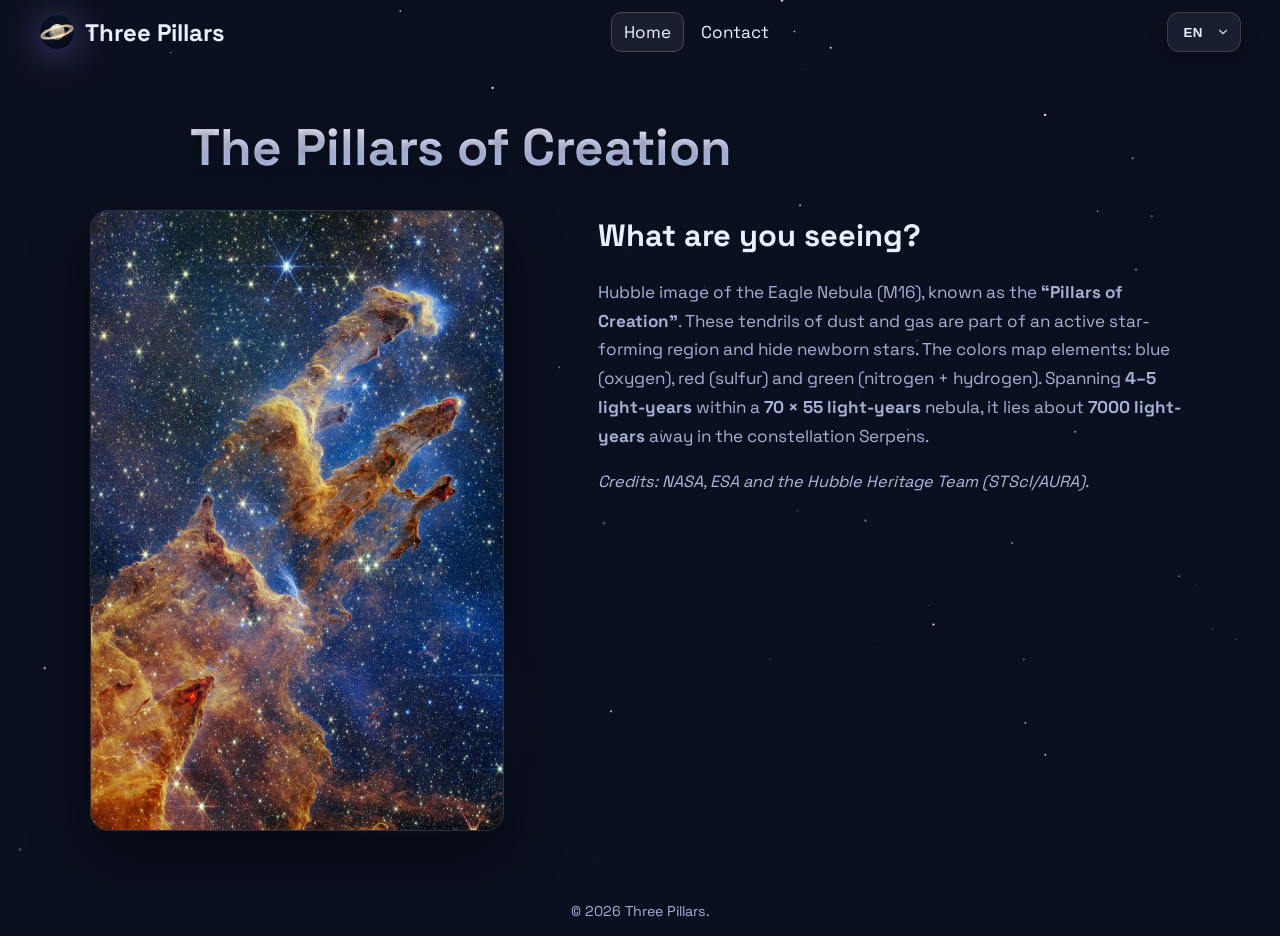
<file: index.html>
<!DOCTYPE html>
<html lang="es">
<head>
  <meta charset="utf-8" />
  <meta name="viewport" content="width=device-width, initial-scale=1" />
  <title data-i18n="site.title_home"></title>
  <link rel="stylesheet" href="css/styles.css" />
  <link rel="preconnect" href="https://fonts.gstatic.com" crossorigin>
  <link href="https://fonts.googleapis.com/css2?family=Space+Grotesk:wght@400;600;700&display=swap" rel="stylesheet">

  <link rel="icon" href="assets/logo.svg?v=1" type="image/svg+xml">

</head>
<body class="page-home">
  <canvas id="stars" class="stars"></canvas>

<header class="site-header">
  <a class="brand" href="index.html" aria-label="Home">
    <img src="assets/logo.svg" alt="Logo" class="brand-icon">
    <h1>Three Pillars</h1>
  </a>

  <!-- Botón menú (móvil) -->
  <button class="menu-toggle" id="menuToggle" aria-label="Abrir menú" aria-controls="siteNav" aria-expanded="false">
    <span class="bar"></span><span class="bar"></span><span class="bar"></span>
  </button>

  <!-- Dale un id al nav -->
  <nav class="nav" id="siteNav">
    <a rel="prefetch" class="active" href="index.html" data-i18n="nav.home">Inicio</a>
    <a rel="prefetch" href="contacto.html" data-i18n="nav.contact">Contacto</a>
  </nav>

  <!-- Selector de idioma -->
  <div class="lang fancy-lang" id="lang">
    <select id="langSwitcher" aria-hidden="true" tabindex="-1">
      <option value="es">ES · Español</option>
      <option value="en">EN · English</option>
    </select>
    <button class="lang-btn" id="langTrigger" type="button" aria-haspopup="listbox" aria-expanded="false">
      <span class="lang-current">ES</span>
      <svg class="caret" viewBox="0 0 24 24" width="14" height="14" aria-hidden="true">
        <path d="M6 9l6 6 6-6" fill="none" stroke="currentColor" stroke-width="2" stroke-linecap="round"/>
      </svg>
    </button>
    <ul class="lang-menu" role="listbox">
      <li role="option" data-value="es" class="active"><span class="tag">ES</span><span>Español</span></li>
      <li role="option" data-value="en"><span class="tag">EN</span><span>English</span></li>
    </ul>
  </div>
</header>


  <main class="container">
    <section class="section">
      <h2 class="title" data-i18n="home.title">Los Pilares de la Creación</h2>
    </section>

    <section class="section pillars">
      <div class="pillars-container">
        <div class="pillars-image">
          <img src="assets/bg.webp" alt="Los Pilares de la Creación - Nebulosa del Águila" class="pillars-img">
        </div>
        <div class="pillars-text">
          <h3 data-i18n="home.what_title">¿Qué estás viendo?</h3>
          <p data-i18n="home.what_body">
            <!-- texto de fallback en ES (se sustituye) -->
            Imagen del Hubble de la Nebulosa del Águila (M16)...
          </p>
          <p><em data-i18n="home.credits">Créditos: NASA, ESA y Hubble Heritage Team (STScI/AURA).</em></p>
        </div>
      </div>
    </section>
  </main>

  <footer class="site-footer">
    <small>© <span id="year"></span> Three Pillars.</small>
  </footer>

  <script src="js/i18n.js"></script>
  <script src="js/app.js"></script>
  <script src="js/lang-ui.js"></script>

</body>
</html>
</file>
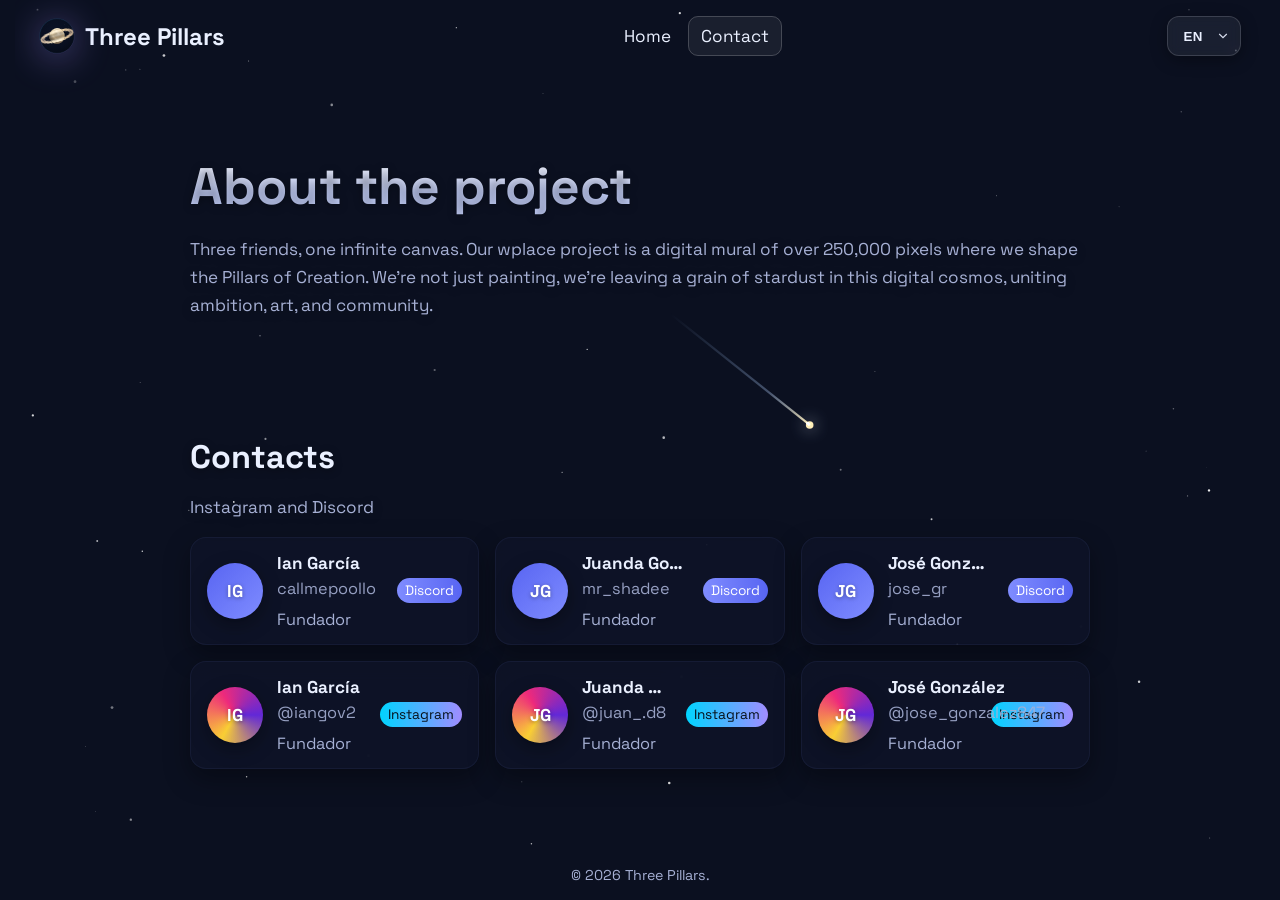
<file: contacto.html>
<!DOCTYPE html>
<html lang="es">
<head>
  <meta charset="utf-8" />
  <meta name="viewport" content="width=device-width, initial-scale=1" />
  <title data-i18n="site.title_contact"></title>
  <link rel="stylesheet" href="css/styles.css" />
  <link rel="preconnect" href="https://fonts.gstatic.com" crossorigin>
  <link href="https://fonts.googleapis.com/css2?family=Space+Grotesk:wght@400;600;700&display=swap" rel="stylesheet">

    <link rel="icon" href="assets/logo.svg?v=1" type="image/svg+xml">
</head>
<body class="page-contact">
  <!-- fondo: solo estrellas -->
  <canvas id="stars" class="stars"></canvas>

  <header class="site-header">
    <a class="brand" href="index.html" aria-label="Home">
      <img src="assets/logo.svg" alt="Logo" class="brand-icon">
      <h1>Three Pillars</h1>
    </a>

    <!-- Botón menú (móvil) -->
    <button class="menu-toggle" id="menuToggle" aria-label="Abrir menú" aria-controls="siteNav" aria-expanded="false">
      <span class="bar"></span><span class="bar"></span><span class="bar"></span>
    </button>

    <!-- Nav con ID requerido por app.js -->
    <nav class="nav" id="siteNav" role="navigation">
      <a rel="prefetch" href="index.html" data-i18n="nav.home">Inicio</a>
      <a rel="prefetch" class="active" href="contacto.html" data-i18n="nav.contact">Contacto</a>
    </nav>

    <!-- Selector de idioma -->
    <div class="lang fancy-lang" id="lang">
      <!-- nativo oculto (lo usa i18n.js) -->
      <select id="langSwitcher" aria-hidden="true" tabindex="-1">
        <option value="es">ES · Español</option>
        <option value="en">EN · English</option>
      </select>

      <!-- UI custom -->
      <button class="lang-btn" id="langTrigger" type="button" aria-haspopup="listbox" aria-expanded="false">
        <span class="lang-current">ES</span>
        <svg class="caret" viewBox="0 0 24 24" width="14" height="14" aria-hidden="true">
          <path d="M6 9l6 6 6-6" fill="none" stroke="currentColor" stroke-width="2" stroke-linecap="round" />
        </svg>
      </button>

      <ul class="lang-menu" role="listbox">
        <li role="option" data-value="es" class="active">
          <span class="tag">ES</span><span>Español</span>
        </li>
        <li role="option" data-value="en">
          <span class="tag">EN</span><span>English</span>
        </li>
      </ul>
    </div>
  </header>

  <main class="container">
    <section class="section">
      <h2 class="title" data-i18n="contact.about_title">Sobre el proyecto</h2>
      <p class="context" data-i18n="contact.about_body">
        Tres amigos, un lienzo infinito...
      </p>
    </section>

    <section class="section">
      <h2 class="subtitle" data-i18n="contact.contacts_title">Contactos</h2>
      <p class="lead" data-i18n="contact.contacts_lead">Instagram y Discord</p>

      <!-- Render dinámico de tarjetas -->
      <div id="contactCards" class="cards cards-contacts"></div>
    </section>
  </main>

  <footer class="site-footer">
    <small>© <span id="year"></span> Three Pillars.</small>
  </footer>

  <!-- scripts -->
  <script src="js/i18n.js"></script>
  <script src="js/app.js"></script>
  <script src="js/contact.js"></script>
  <script src="js/lang-ui.js"></script>
</body>
</html>
</file>
<file: css/styles.css>
:root{
  --text:#eaf0ff;
  --muted:#a6b0d4;
  --accent:#00d4ff;
  --accent2:#a18cff;

  /* utilidades */
  --border:#3a427033;
  --card:rgba(15,20,40,.78);
  --shadow:0 14px 42px rgba(0,0,0,.45);

  /* anti “saltos” */
  --nav-item-w: 100px;  /* ancho mínimo de cada link del nav */
  --lang-w: 74px;       /* ancho mínimo del botón de idioma */

  /* chips (hamburguesa / idioma) */
  --chip-h: 40px;
  --chip-r: 12px;
  --chip-shadow: 0 4px 16px rgba(0,0,0,.35);
}

/* ---------- Reset/base ---------- */
*{box-sizing:border-box}
html,body{height:100%}
html{ scrollbar-gutter: stable both-edges; }   /* reserva canal de scroll */
body{
  margin:0; color:var(--text);
  font-family:"Space Grotesk",system-ui,ui-sans-serif,Arial;
  background:#0b1020;
  overflow-x:hidden; overflow-y:auto;          /* scroll consistente */
  display:flex; flex-direction:column; min-height:100svh;
  font-size-adjust:.52;                        /* reduce salto al cargar la fuente */
}
a{color:inherit; text-decoration:none}

/* Estrellas: no bloquean clics */
.stars{
  position:fixed; inset:0; z-index:-1;
  pointer-events:none;
}

/* ---------- Header / Nav ---------- */
.site-header{
  display:flex; justify-content:space-between; align-items:center;
  padding:16px 24px;
  min-height:64px;                             /* altura estable */
}
.brand{display:flex; align-items:center; gap:10px; text-decoration:none}
.brand-icon{width:36px;height:36px;filter:drop-shadow(0 4px 18px rgba(161,140,255,.45))}
h1{font-size:1.4rem; margin:0}
.nav a{
  min-inline-size: var(--nav-item-w);          /* ancho reservado */
  text-align:center;
  padding:8px 12px; border-radius:10px; border:1px solid transparent;
  transition: border-color .18s ease, background-color .18s ease, transform .12s ease;
}
.nav a.active,.nav a:hover{border-color:#ffffff30;background:#ffffff10}
.nav a:focus-visible{outline:2px solid var(--accent); outline-offset:2px; transform:translateY(-1px)}

/* ---------- Contenido ---------- */
main.container{
  flex:1; display:grid; place-items:center;
  padding:clamp(16px,4vw,40px);
}
.section{ width:min(92vw, 900px); margin:10px auto }
.title{
  font-size:clamp(1.8rem,4vw,3rem);
  margin:0 0 10px 0;
  background:linear-gradient(180deg,#fff,#c8d4ff 60%);
  -webkit-background-clip:text; background-clip:text; color:transparent;
  text-shadow:0 2px 8px rgba(0,0,0,.35);
}
.subtitle{
  font-size:clamp(1.2rem,3vw,1.9rem);
  margin:18px 0 6px;
  text-shadow:0 2px 8px rgba(0,0,0,.35);
}
.lead,.context{ color:var(--muted); line-height:1.75; text-shadow:0 2px 10px rgba(0,0,0,.35) }

/* ---------- Botón ---------- */
.btn{
  padding:10px 14px; border-radius:12px; border:none; cursor:pointer;
  color:#061019; font-weight:700;
  background:linear-gradient(90deg,var(--accent),var(--accent2));
  box-shadow:0 10px 26px rgba(0,212,255,.35);
  transition:filter .2s, transform .12s;
}
.btn:hover{filter:brightness(1.05); transform:translateY(-1px)}
.actions{margin-top:16px;display:flex;gap:12px;align-items:center}
.copied{color:#a7ffb5}

/* ---------- Footer ---------- */
.site-footer{
  display:grid; place-items:center; padding:16px; color:var(--muted);
  margin-top:auto;
}

/* ---------- Imagen centrada (si se usa suelta) ---------- */
.image-container{display:flex; justify-content:center; margin:24px 0}
.pillars-img{
  max-width:90%; height:auto; border-radius:14px;
  box-shadow:0 12px 28px rgba(0,0,0,.55);
  transition:transform .3s ease, box-shadow .3s ease;
}
.pillars-img:hover{ transform:scale(1.03); box-shadow:0 18px 40px rgba(0,0,0,.65) }

/* ---------- Pilares: imagen izq + texto der ---------- */
.section.pillars{ width:min(92vw, 1100px) }

.pillars-container{
  display:flex; flex-direction:column; gap:20px; align-items:center;
}

.pillars-image{ width:100%; position:relative }
.pillars-image img{
  width:100%; height:auto; max-height:80vh; object-fit:cover;
  aspect-ratio: 2 / 3;                          /* reserva proporción retrato */
  border-radius:18px; border:1px solid #ffffff22;
  box-shadow:0 24px 60px rgba(0,0,0,.45);
  transition:transform .3s ease, box-shadow .3s ease;
}
.pillars-image::after{
  content:""; position:absolute; inset:-1px; border-radius:18px; pointer-events:none;
  background:
    radial-gradient(60% 60% at 30% 20%, rgba(0,212,255,.12), transparent 60%),
    radial-gradient(40% 40% at 70% 80%, rgba(161,140,255,.12), transparent 70%);
  opacity:.7;
}
.pillars-image img:hover{ transform:scale(1.02); box-shadow:0 28px 64px rgba(0,0,0,.55) }

.pillars-text{ color:var(--muted); line-height:1.8; max-width:62ch }
.pillars-text h3{ color:var(--text); margin:0 0 10px 0; font-size:clamp(1.2rem,2.5vw,1.8rem) }
.pillars-text em{ font-size:.95rem; color:#aeb8dd }

@media (min-width: 900px){
  .pillars-container{ flex-direction:row; align-items:flex-start; gap:40px }
  .pillars-image{ flex:0 0 44%; max-width:460px }
  .pillars-text{ flex:1; padding-left:8px }
}
@media (min-width:1100px){
  .pillars-image{ position:sticky; top:96px }
}

/* ---------- Contact cards ---------- */
.cards-contacts{
  display:grid; gap:16px;
  grid-template-columns: repeat(auto-fit, minmax(260px, 1fr));
  margin-top:12px;
}
.card-contact{
  position:relative;
  display:grid; grid-template-columns:56px 1fr auto;
  align-items:center; gap:14px; padding:14px 16px;
  border-radius:16px; background:var(--card);
  border:1px solid var(--border);
  backdrop-filter: blur(10px) saturate(1.05);
  box-shadow: 0 10px 26px rgba(0,0,0,.35);
  transition: transform .18s ease, box-shadow .18s ease, border-color .18s ease;
  color:var(--text);
}
.card-contact:hover{
  transform: translateY(-2px);
  border-color:#ffffff3a;
  box-shadow: 0 0 24px rgba(0,212,255,.25), 0 0 60px rgba(161,140,255,.16), 0 10px 26px rgba(0,0,0,.45);
}
.card-contact:focus-visible{outline:2px solid var(--accent); outline-offset:3px}

.avatar-initials{
  width:56px; height:56px; border-radius:50%;
  display:grid; place-items:center; font-weight:700; letter-spacing:.3px;
  color:#fff; text-shadow:0 1px 4px rgba(0,0,0,.35);
  box-shadow: 0 6px 18px rgba(0,0,0,.35);
}
.card-contact.is-ig .avatar-initials{
  background: conic-gradient(from 210deg,#f9ce34,#ee2a7b,#6228d7,#f9ce34);
}
.card-contact.is-discord .avatar-initials{
  background: linear-gradient(135deg,#5865F2,#7F8CFF);
}

.info{display:grid; gap:4px; min-width:0}
.name{font-weight:700; white-space:nowrap; overflow:hidden; text-overflow:ellipsis}
.meta{color:var(--muted); font-size:.95rem; display:flex; gap:10px; flex-wrap:wrap}
.handle{opacity:.9}

.badge{
  font-size:.8rem; padding:4px 8px; border-radius:999px; color:#061019;
  background: linear-gradient(90deg,var(--accent),var(--accent2));
  justify-self:end;
}
.card-contact.is-discord .badge{
  background: linear-gradient(90deg,#7F8CFF,#5865F2); color:#fff;
}

.card-contact.is-disabled{ cursor:default; opacity:.92 }
.card-contact.is-disabled:hover{ transform:none; box-shadow: 0 10px 26px rgba(0,0,0,.35) }

/* ---------- Toast mejorado ---------- */
.toast{
  position: fixed; left:50%; bottom:22px;
  transform: translateX(-50%) translateY(14px) scale(.98);
  padding:10px 14px; border-radius:12px;
  background: linear-gradient(135deg, #00c6ff, #7f8cff);
  color:#fff; font-weight:700;
  border:1px solid #ffffff22;
  box-shadow: 0 18px 40px rgba(0,0,0,.45);
  opacity:0; pointer-events:none; z-index:1000;
  transition: opacity .35s ease, transform .35s ease;
}
.toast.show{ opacity:1; transform: translateX(-50%) translateY(0) scale(1) }

/* ---------- Lang dropdown (custom) ---------- */
.fancy-lang{ position:relative; display:inline-block }

/* oculta select pero mantiene accesibilidad */
.fancy-lang select{
  position:absolute !important; width:1px; height:1px; padding:0; margin:0;
  border:0; overflow:hidden; clip:rect(0 0 0 0); clip-path: inset(50%);
  white-space:nowrap; pointer-events:none;
}

/* chip de idioma — mismo tamaño/look que el hamburguesa */
.fancy-lang .lang-btn{
  min-inline-size: var(--lang-w);
  height: var(--chip-h);
  border-radius: var(--chip-r);
  box-shadow: var(--chip-shadow);

  justify-content:center;
  display:flex; align-items:center; gap:10px;
  padding:0 34px 0 12px;             /* altura fija, padding solo horizontal */
  color:var(--text); font-weight:700; letter-spacing:.3px;
  border:1px solid #ffffff26;
  background:#ffffff10;
  backdrop-filter:saturate(1.2) blur(6px);
  transition: transform .15s ease, background-color .15s ease, border-color .15s ease;
}
.fancy-lang .lang-btn:hover{ background:#ffffff14; border-color:#ffffff35; transform:translateY(-1px) }
.fancy-lang .lang-btn:focus-visible{ outline:2px solid var(--accent); outline-offset:2px }
.fancy-lang .lang-btn .caret{ position:absolute; right:10px; opacity:.9; transition:transform .18s ease }
.fancy-lang.open .lang-btn .caret{ transform:rotate(180deg) }

.fancy-lang .lang-current{
  display:inline-block; min-inline-size:2.4ch; text-align:center;
}

.lang-menu{
  position:absolute; right:0; top:calc(100% + 8px);
  min-width:210px; padding:6px;
  border-radius:14px; border:1px solid var(--border);
  background: var(--card);
  backdrop-filter: blur(12px) saturate(1.1);
  box-shadow: var(--shadow);
  opacity:0; pointer-events:none;
  transform: translateY(-6px) scale(.98);
  transition: opacity .18s ease, transform .18s ease;
  z-index: 50;
}
.fancy-lang.open .lang-menu{ opacity:1; pointer-events:auto; transform: translateY(0) scale(1) }

.lang-menu li{
  display:flex; align-items:center; gap:10px;
  padding:10px 12px; border-radius:10px; cursor:pointer; color:var(--text);
}
.lang-menu li .tag{
  font-weight:700; font-size:.88rem;
  padding:2px 8px; border-radius:8px;
  background: linear-gradient(90deg,var(--accent),var(--accent2));
  color:#061019;
}
.lang-menu li:hover{ background:#ffffff14 }
.lang-menu li.active{ outline:1px solid #ffffff33; background:#ffffff0f }

/* ====== Mobile: header limpio (≤720px) ====== */
@media (max-width: 720px){
  /* header con 3 columnas: [brand][menu][lang] */
  .site-header{
    display:grid;
    grid-template-columns: 1fr auto auto;
    align-items:center;
    column-gap:8px;
  }
  .brand{ min-width:0 }
  .fancy-lang{ margin-left:0; z-index:70 }
  .brand-icon{ width:30px; height:30px }
  h1{ font-size:1.15rem }

  /* Botón hamburguesa con look de chip (igual al de idioma) */
  .menu-toggle{
    -webkit-appearance:none; appearance:none; border:0; background:none;
    height: var(--chip-h); min-width: 46px; padding-inline: 12px;
    border-radius: var(--chip-r);
    border: 1px solid #ffffff26;
    background: #ffffff10;
    backdrop-filter: saturate(1.2) blur(6px);
    display:inline-flex; flex-direction:column; align-items:center; justify-content:center;
    gap: 4px;
    color: var(--text);
    box-shadow: var(--chip-shadow);
    transition: border-color .18s ease, background-color .18s ease, transform .12s ease, box-shadow .18s ease;
    cursor: pointer;
  }
  .menu-toggle .bar{
    width: 18px; height: 2px; border-radius: 2px;
    background: #eaf0ff; opacity: .95;
    box-shadow: 0 0 8px rgba(255,255,255,.18);
    margin: 0;
  }
  .menu-toggle:hover{
    background:#ffffff14; border-color:#ffffff3d;
    transform: translateY(-1px); box-shadow: 0 8px 24px rgba(0,0,0,.4);
  }
  .menu-toggle:active{ transform: translateY(0) scale(.98) }
  .menu-toggle:focus-visible{ outline:2px solid var(--accent); outline-offset:2px }

  /* nav como sheet */
  .nav{ display:none }
  body.menu-open .nav{
    display:flex;
    position: fixed;
    top:64px; right:12px; left:12px; z-index:60;
    flex-direction:column; gap:6px;
    padding:8px; border-radius:14px; border:1px solid var(--border);
    background: var(--card); backdrop-filter: blur(12px) saturate(1.1);
    box-shadow: var(--shadow);
    opacity:1; transform: translateY(0);
  }
  body.menu-open .nav a{
    min-inline-size:auto; text-align:left; padding:12px; border-radius:10px;
  }
  body.menu-open .nav a.active,
  body.menu-open .nav a:hover{ background:#ffffff12; border-color:#ffffff2f }

  /* idioma un poco más compacto */
  .fancy-lang .lang-btn{ min-inline-size:66px }
}

/* oculta el botón hamburguesa en escritorio */
@media (min-width: 721px){
  .menu-toggle{ display:none }
}
</file>
